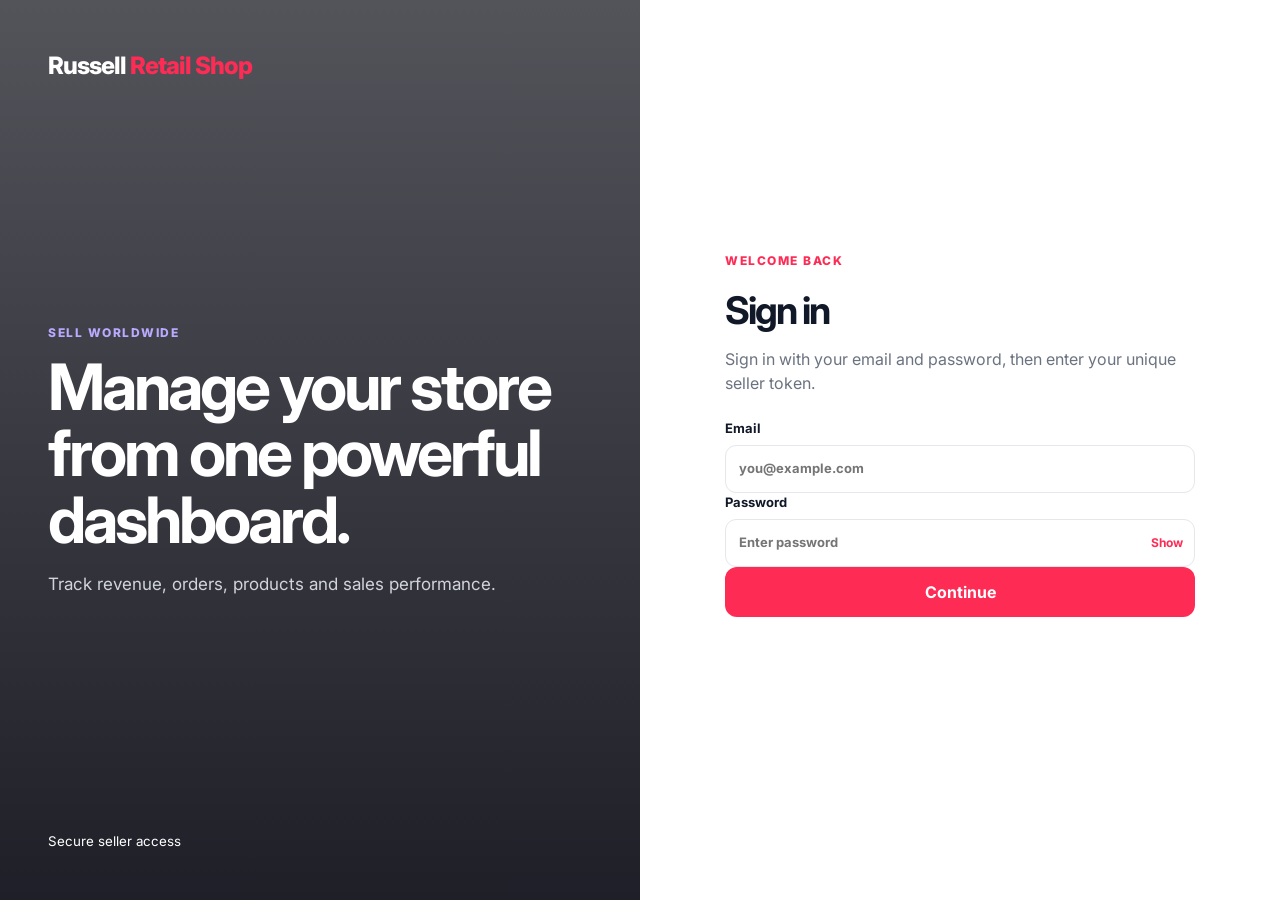
<file: index.html>
<!DOCTYPE html>
<html lang="en">
<head>
  <meta charset="UTF-8" />
  <meta name="viewport" content="width=device-width, initial-scale=1.0" />
  <title>Login | Russell Retail Shop</title>
  <link rel="preconnect" href="https://fonts.googleapis.com">
  <link rel="preconnect" href="https://fonts.gstatic.com" crossorigin>
  <link href="https://fonts.googleapis.com/css2?family=Inter:wght@400;500;600;700;800&display=swap" rel="stylesheet">
  <link rel="stylesheet" href="styles.css" />
</head>
<body class="auth-page">
  <main class="auth-layout">
    <section class="auth-visual">
      <a href="index.html" class="logo logo-light">Russell <span>Retail Shop</span></a>
      <div>
        <span class="eyebrow eyebrow-light">SELL WORLDWIDE</span>
        <h1>Manage your store from one powerful dashboard.</h1>
        <p>Track revenue, orders, products and sales performance.</p>
      </div>
      <small>Secure seller access</small>
    </section>

    <section class="auth-form-wrap">
      <div class="auth-form-card">
        <div class="auth-heading">
          <span class="eyebrow">WELCOME BACK</span>
          <h2>Sign in</h2>
          <p>Sign in with your email and password, then enter your unique seller token.</p>
        </div>

        <form id="loginForm" class="auth-form">
          <div id="credentialsStep">
          <label>
            Email
            <input type="email" id="loginEmail" placeholder="you@example.com" required />
          </label>
          <label>
            Password
            <div class="password-wrap">
              <input type="password" id="loginPassword" placeholder="Enter password" required />
              <button type="button" id="togglePassword">Show</button>
            </div>
          </label>
          <button type="button" class="btn btn-primary btn-block" id="continueToToken">Continue</button>
          </div>
          <div id="tokenStep" hidden>
          <label>
            Unique seller token
            <input type="text" id="loginToken" placeholder="Contact admin for unique Token" autocomplete="one-time-code" />
          </label>
          <button type="submit" class="btn btn-primary btn-block">Sign in</button>
          <button type="button" class="text-btn" id="backToCredentials">Back</button>
          </div>
          <p class="form-message" id="loginMessage"></p>
        </form>
      </div>
    </section>
  </main>

  <script src="access-control.js"></script>
  <script>
    const form = document.getElementById('loginForm');
    const emailInput = document.getElementById('loginEmail');
    const passwordInput = document.getElementById('loginPassword');
    const tokenInput = document.getElementById('loginToken');
    const message = document.getElementById('loginMessage');
    const toggle = document.getElementById('togglePassword');
    const credentialsStep = document.getElementById('credentialsStep');
    const tokenStep = document.getElementById('tokenStep');

    toggle.addEventListener('click', () => {
      const showing = passwordInput.type === 'text';
      passwordInput.type = showing ? 'password' : 'text';
      toggle.textContent = showing ? 'Show' : 'Hide';
    });

    document.getElementById('continueToToken').addEventListener('click', () => {
      if (!emailInput.value.trim() || !passwordInput.value) {
        form.reportValidity();
        return;
      }
      credentialsStep.hidden = true;
      tokenStep.hidden = false;
      tokenInput.required = true;
      tokenInput.focus();
      message.textContent = '';
    });

    document.getElementById('backToCredentials').addEventListener('click', () => {
      tokenStep.hidden = true;
      credentialsStep.hidden = false;
      tokenInput.required = false;
      message.textContent = '';
    });

    form.addEventListener('submit', event => {
      event.preventDefault();
      const email = emailInput.value.trim();
      const password = passwordInput.value;
      const token = tokenInput.value.trim();

      if (!email || !password || !token) {
        message.textContent = 'Please enter your email, password, and token.';
        message.className = 'form-message';
        return;
      }

      const account = findSellerAccount(email, token);
      if (!account) {
        message.textContent = 'That email and token do not match an approved seller account.';
        message.className = 'form-message';
        return;
      }

      saveSellerSession(account);

      message.textContent = 'Login successful. Opening dashboard...';
      message.className = 'form-message success';
      setTimeout(() => window.location.href = 'dashboard.html', 300);
    });
  </script>
</body>
</html>
</file>
<file: styles.css>
* {
  box-sizing: border-box;
  margin: 0;
  padding: 0;
}

:root {
  --bg: #f7f8fa;
  --surface: #ffffff;
  --text: #111827;
  --muted: #6b7280;
  --line: #e5e7eb;
  --primary: #FE2C55;
  --primary-dark: #E81E40;
  --dark: #000000;
  --success: #0f9f6e;
  --danger: #dc4c64;
  --warning: #f59e0b;
  --radius: 18px;
  --shadow: 0 20px 50px rgba(17, 24, 39, 0.08);
}

.icon {
  display: inline-flex;
  align-items: center;
  justify-content: center;
}

.icon svg {
  width: 1em;
  height: 1em;
  display: block;
}

html {
  scroll-behavior: smooth;
  width: 100%;
  overflow-x: hidden;
  -webkit-text-size-adjust: 100%;
  text-size-adjust: 100%;
}

body {
  width: 100%;
  min-height: 100dvh;
  font-family: "Inter", sans-serif;
  color: var(--text);
  background: var(--bg);
  line-height: 1.5;
  overflow-x: hidden;
  overscroll-behavior-x: none;
}

* {
  max-width: 100%;
}

button,
input,
select,
textarea {
  font: inherit;
}

button,
input,
select {
  font: inherit;
}

button,
a {
  -webkit-tap-highlight-color: transparent;
}

button {
  cursor: pointer;
}

a {
  color: inherit;
  text-decoration: none;
}

img {
  max-width: 100%;
  display: block;
}

.container {
  width: min(1180px, calc(100% - 40px));
  margin-inline: auto;
}

.topbar {
  min-height: 40px;
  padding: 8px max(20px, calc((100% - 1180px) / 2));
  display: flex;
  align-items: center;
  justify-content: space-between;
  background: var(--dark);
  color: #fff;
  font-size: 12px;
}

.topbar-actions {
  display: flex;
  gap: 8px;
}

.topbar select {
  background: transparent;
  color: #fff;
  border: 0;
  outline: none;
}

.topbar select option {
  color: #111827;
}

.site-header {
  position: sticky;
  top: 0;
  z-index: 30;
  background: rgba(255,255,255,.96);
  backdrop-filter: blur(12px);
  border-bottom: 1px solid rgba(229,231,235,.8);
}

.navbar {
  min-height: 78px;
  display: flex;
  align-items: center;
  gap: 32px;
}

.logo {
  font-size: 24px;
  font-weight: 800;
  letter-spacing: -1px;
}

.logo span {
  color: var(--primary);
}

.nav-links {
  display: flex;
  align-items: center;
  gap: 28px;
  margin: auto;
}

.nav-links a {
  color: #4b5563;
  font-size: 14px;
  font-weight: 600;
  position: relative;
  padding: 8px 2px;
  transition: color .25s ease;
}

.nav-links a::after {
  content: "";
  position: absolute;
  left: 50%;
  bottom: 0;
  width: 0;
  height: 2px;
  border-radius: 99px;
  background: var(--primary);
  transform: translateX(-50%);
  transition: width .25s ease;
}

.nav-links a:hover,
.nav-links a.active {
  color: var(--primary);
}

.nav-links a:hover::after,
.nav-links a.active::after { width: 100%; }

.nav-section-reveal { animation: nav-section-reveal .55s ease both; }

@keyframes nav-section-reveal {
  from { opacity: .35; transform: translateY(18px); }
  to { opacity: 1; transform: translateY(0); }
}

@media (prefers-reduced-motion: reduce) {
  .nav-section-reveal { animation: none; }
}

.nav-actions {
  display: flex;
  align-items: center;
  gap: 12px;
}

.icon-btn,
.cart-btn,
.mobile-menu-btn {
  border: 0;
  background: transparent;
}

.icon-btn {
  font-size: 26px;
  display: flex;
  align-items: center;
  justify-content: center;
  width: 40px;
  height: 40px;
}

.icon-btn svg {
  width: 24px;
  height: 24px;
  stroke-width: 2;
}

.login-link {
  font-size: 14px;
  font-weight: 700;
}

.cart-btn {
  background: var(--text);
  color: #fff;
  padding: 10px 14px;
  border-radius: 10px;
  font-weight: 700;
}

.cart-btn span {
  background: var(--primary);
  padding: 2px 7px;
  border-radius: 999px;
  margin-left: 6px;
}

.user-section {
  display: flex;
  align-items: center;
}

.user-menu {
  position: relative;
}

.user-profile-btn {
  display: flex;
  align-items: center;
  gap: 10px;
  background: transparent;
  border: 2px solid var(--line);
  border-radius: 20px;
  padding: 8px 14px;
  cursor: pointer;
  transition: 0.25s ease;
  font-weight: 600;
  font-size: 14px;
}

.user-profile-btn:hover {
  border-color: var(--primary);
  color: var(--primary);
}

.user-avatar {
  display: flex;
  align-items: center;
  justify-content: center;
  width: 28px;
  height: 28px;
  border-radius: 50%;
  background: linear-gradient(135deg, #FE2C55, #E81E40);
  color: white;
  font-weight: 700;
  font-size: 12px;
}

.user-name {
  max-width: 100px;
  overflow: hidden;
  text-overflow: ellipsis;
  white-space: nowrap;
}

.user-dropdown {
  position: absolute;
  top: calc(100% + 8px);
  right: 0;
  background: white;
  border: 1px solid var(--line);
  border-radius: 12px;
  overflow: hidden;
  min-width: 160px;
  box-shadow: 0 10px 30px rgba(17, 24, 39, 0.1);
  display: none;
  z-index: 1000;
}

.user-dropdown.active {
  display: flex;
  flex-direction: column;
}

.user-link {
  padding: 12px 16px;
  color: var(--text);
  text-decoration: none;
  transition: 0.2s ease;
  border-bottom: 1px solid var(--line);
  font-size: 14px;
}

.user-link:last-child {
  border-bottom: none;
}

.user-link:hover {
  background: var(--bg);
  color: var(--primary);
}

.welcome-banner {
  background: linear-gradient(135deg, #FE2C55 0%, #E81E40 100%);
  padding: 16px 0;
  margin-bottom: 0;
  position: relative;
}

.welcome-content {
  display: flex;
  align-items: center;
  justify-content: space-between;
  gap: 20px;
}

.welcome-text {
  display: flex;
  align-items: center;
  gap: 16px;
  color: white;
}

.welcome-icon {
  font-size: 28px;
  display: flex;
  align-items: center;
}

.welcome-message {
  font-weight: 600;
  font-size: 16px;
  margin: 0;
}

.welcome-message strong {
  color: white;
}

.welcome-subtitle {
  font-size: 13px;
  opacity: 0.9;
  margin: 4px 0 0 0;
}

.welcome-close {
  background: rgba(255, 255, 255, 0.2);
  color: white;
  border: none;
  width: 32px;
  height: 32px;
  border-radius: 50%;
  cursor: pointer;
  font-size: 20px;
  transition: 0.2s ease;
  display: flex;
  align-items: center;
  justify-content: center;
  flex-shrink: 0;
}

.welcome-close:hover {
  background: rgba(255, 255, 255, 0.3);
}

.mobile-menu-btn {
  display: none;
  font-size: 24px;
  align-items: center;
  justify-content: center;
  width: 44px;
  height: 44px;
  color: var(--text);
  border-radius: 10px;
  cursor: pointer;
}

.mobile-menu-btn:hover,
.mobile-menu-btn:focus-visible {
  background: var(--surface-muted);
}

.mobile-menu-btn svg {
  width: 26px;
  height: 26px;
}

.search-panel {
  display: none;
  padding-bottom: 16px;
}

.search-panel.active {
  display: block;
}

.search-panel input {
  width: 100%;
  padding: 14px 16px;
  border: 1px solid var(--line);
  border-radius: 12px;
  outline: none;
}

.hero {
  padding: 72px 0;
  background:
    radial-gradient(circle at 15% 20%, rgba(91,61,245,.12), transparent 30%),
    linear-gradient(180deg, #fff, #f7f8fa);
}

.hero-grid {
  display: grid;
  grid-template-columns: 1fr .95fr;
  align-items: center;
  gap: 64px;
}

.eyebrow {
  display: inline-block;
  color: var(--primary);
  font-size: 12px;
  letter-spacing: 1.5px;
  font-weight: 800;
  margin-bottom: 12px;
}

.hero h1 {
  font-size: clamp(44px, 6vw, 72px);
  line-height: 1.02;
  letter-spacing: -4px;
  margin-bottom: 22px;
}

.hero-copy > p {
  color: var(--muted);
  font-size: 18px;
  max-width: 620px;
}

.hero-actions {
  display: flex;
  gap: 12px;
  margin: 30px 0;
}

.btn {
  border: 0;
  padding: 13px 18px;
  border-radius: 12px;
  font-weight: 700;
  display: inline-flex;
  justify-content: center;
  align-items: center;
}

.btn-primary {
  background: var(--primary);
  color: #fff;
}

.btn-primary:hover {
  background: var(--primary-dark);
}

.btn-secondary {
  background: #fff;
  border: 1px solid var(--line);
}

.btn-block {
  width: 100%;
}

.hero-stats {
  display: flex;
  gap: 32px;
  margin-top: 34px;
}

.hero-stats div {
  display: flex;
  flex-direction: column;
}

.hero-stats strong {
  font-size: 20px;
}

.hero-stats span {
  color: var(--muted);
  font-size: 12px;
}

.hero-card {
  position: relative;
  border-radius: 28px;
  overflow: hidden;
  box-shadow: var(--shadow);
  min-height: 520px;
  background: #ddd;
}

.hero-card img {
  width: 100%;
  height: 100%;
  min-height: 520px;
  object-fit: cover;
}

.hero-badge {
  position: absolute;
  top: 20px;
  left: 20px;
  z-index: 2;
  background: #fff;
  padding: 10px 14px;
  border-radius: 999px;
  font-size: 13px;
  font-weight: 800;
}

.floating-card {
  position: absolute;
  right: 20px;
  bottom: 20px;
  background: rgba(17,17,27,.9);
  backdrop-filter: blur(10px);
  color: #fff;
  border-radius: 16px;
  padding: 14px 18px;
  display: flex;
  flex-direction: column;
}

.floating-card span {
  color: #d1d5db;
  font-size: 11px;
}

.trust-strip {
  background: #fff;
  border-block: 1px solid var(--line);
}

.trust-grid {
  display: grid;
  grid-template-columns: repeat(4,1fr);
}

.trust-grid > div {
  padding: 28px 20px;
  display: grid;
  grid-template-columns: auto 1fr;
  column-gap: 12px;
}

.trust-grid > div:not(:last-child) {
  border-right: 1px solid var(--line);
}

.trust-grid span {
  grid-row: span 2;
  font-size: 22px;
  color: var(--primary);
}

.trust-grid strong {
  font-size: 14px;
}

.trust-grid small {
  color: var(--muted);
}

.section {
  padding-block: 84px;
}

.section-heading {
  display: flex;
  justify-content: space-between;
  align-items: end;
  gap: 30px;
  margin-bottom: 34px;
}

.section-heading h2,
.section-heading h1,
.newsletter h2 {
  font-size: clamp(30px,4vw,44px);
  letter-spacing: -2px;
}

.section-heading > p {
  color: var(--muted);
  max-width: 480px;
}

.category-grid {
  display: grid;
  grid-template-columns: repeat(auto-fit, minmax(200px, 1fr));
  gap: 16px;
}

.category-card {
  border: 1px solid var(--line);
  background: #fff;
  padding: 26px;
  border-radius: var(--radius);
  text-align: left;
  transition: .25s ease;
}

.category-card:hover {
  transform: translateY(-5px);
  border-color: var(--primary);
  box-shadow: var(--shadow);
}

.category-icon {
  display: grid;
  place-items: center;
  width: 50px;
  height: 50px;
  background: #f1efff;
  border-radius: 14px;
  font-size: 24px;
  margin-bottom: 18px;
}

.category-icon svg {
  width: 28px;
  height: 28px;
  color: var(--primary);
  stroke-width: 1.5;
}

.category-card strong,
.category-card small {
  display: block;
}

.category-card small {
  color: var(--muted);
  margin-top: 4px;
}

.products-section {
  background: #fff;
}

.seller-showcase {
  background: #f7f8fa;
}

.resale-showcase {
  background: #fff4f7;
}

.seller-grid {
  display: grid;
  grid-template-columns: repeat(6, 1fr);
  gap: 14px;
}

.seller-card {
  background: #fff;
  border: 1px solid var(--line);
  border-radius: 16px;
  padding: 18px 14px;
  text-align: center;
}

.seller-rank {
  display: inline-grid;
  place-items: center;
  width: 27px;
  height: 27px;
  border-radius: 50%;
  background: #f1efff;
  color: var(--primary);
  font-size: 11px;
  font-weight: 800;
}

.seller-avatar {
  display: grid;
  place-items: center;
  width: 52px;
  height: 52px;
  margin: 10px auto;
  border-radius: 50%;
  background: var(--text);
  color: #fff;
  font-size: 17px;
  font-weight: 800;
}

.seller-card strong,
.seller-card small {
  display: block;
}

.seller-card small {
  color: var(--muted);
  margin-top: 5px;
  font-size: 11px;
}

.seller-card b {
  display: block;
  color: var(--primary);
  font-size: 14px;
  margin-top: 9px;
}

@media (max-width: 980px) {
  .seller-grid { grid-template-columns: repeat(3, 1fr); }
}

@media (max-width: 560px) {
  .seller-grid { grid-template-columns: repeat(2, 1fr); }
}

.filter-row {
  display: flex;
  flex-wrap: wrap;
  gap: 8px;
}

.filter-btn {
  border: 1px solid var(--line);
  background: #fff;
  border-radius: 999px;
  padding: 8px 12px;
  font-size: 12px;
  font-weight: 700;
}

.filter-btn.active {
  background: var(--text);
  color: #fff;
  border-color: var(--text);
}

.product-grid {
  display: grid;
  grid-template-columns: repeat(4,1fr);
  gap: 22px;
}

.product-card {
  background: #fff;
  border: 1px solid var(--line);
  border-radius: 18px;
  overflow: hidden;
  transition: .25s ease;
}

.product-card:hover {
  transform: translateY(-4px);
  box-shadow: var(--shadow);
}

.product-image {
  aspect-ratio: 1 / .85;
  background: #f3f4f6;
  position: relative;
  overflow: hidden;
}

.product-image img {
  width: 100%;
  height: 100%;
  object-fit: contain;
  padding: 10px;
}

.product-badge {
  position: absolute;
  left: 12px;
  top: 12px;
  background: var(--primary);
  color: #fff;
  padding: 5px 9px;
  border-radius: 999px;
  font-size: 10px;
  font-weight: 800;
}

.wishlist-btn {
  position: absolute;
  right: 12px;
  top: 12px;
  width: 34px;
  height: 34px;
  border-radius: 50%;
  border: 0;
  background: rgba(255,255,255,.92);
  font-size: 17px;
}

.product-content {
  padding: 18px;
}

.product-category {
  color: var(--primary);
  text-transform: uppercase;
  font-size: 10px;
  font-weight: 800;
  letter-spacing: 1px;
}

.product-content h3 {
  margin: 7px 0;
  font-size: 16px;
}

.rating {
  color: var(--warning);
  font-size: 13px;
}

.rating span {
  color: var(--muted);
}

.product-bottom {
  display: flex;
  align-items: center;
  justify-content: space-between;
  margin-top: 14px;
}

.product-price {
  font-size: 18px;
  font-weight: 800;
}

.product-price del, .details-price del { color: var(--muted); font-size: .78em; font-weight: 500; margin-right: 4px; }
.product-price strong, .details-price { color: #16834b; }

.add-cart-btn {
  border: 0;
  background: var(--text);
  color: #fff;
  width: 38px;
  height: 38px;
  border-radius: 11px;
  font-size: 20px;
}

.empty-state {
  display: none;
  text-align: center;
  padding: 60px 20px;
}

.empty-state p {
  color: var(--muted);
}

.details-card { position: relative; max-width: 760px; }
.details-close { position: absolute; right: 18px; top: 12px; border: 0; background: #fff; font-size: 30px; z-index: 1; }
#productDetailsContent { display: grid; grid-template-columns: 1fr 1fr; gap: 26px; align-items: center; }
.details-image { width: 100%; aspect-ratio: 1; object-fit: contain; padding: 10px; background: #f3f4f6; border-radius: 14px; }
.details-copy h2 { margin: 8px 0; }
.details-copy p { color: var(--muted); line-height: 1.6; }
.details-price { display: block; font-size: 24px; margin: 18px 0 8px; }
.bulk-note { font-size: 13px; color: var(--primary) !important; font-weight: 700; }
.quantity-label { display: grid; gap: 7px; font-weight: 700; margin: 18px 0; }
.quantity-label input { width: 100%; padding: 12px; border: 1px solid var(--line); border-radius: 10px; font: inherit; }

.promo-grid {
  display: grid;
  grid-template-columns: repeat(auto-fit, minmax(300px, 1fr));
  gap: 22px;
}

.promo-card {
  min-height: 300px;
  border-radius: 26px;
  padding: 42px;
  display: flex;
  align-items: center;
  overflow: hidden;
  position: relative;
}

.promo-card span {
  font-size: 11px;
  letter-spacing: 1px;
  font-weight: 800;
}

.promo-card h3 {
  font-size: 32px;
  margin: 12px 0;
}

.promo-card p {
  max-width: 390px;
  margin-bottom: 18px;
}

.promo-card a {
  font-weight: 800;
}

.promo-dark {
  color: #fff;
  background:
    linear-gradient(90deg,rgba(17,17,27,.98),rgba(17,17,27,.65)),
    url("https://images.unsplash.com/photo-1498049794561-7780e7231661?auto=format&fit=crop&w=1000&q=80") center/cover;
}

.promo-light {
  background:
    linear-gradient(90deg,rgba(255,244,248,.98),rgba(255,244,248,.5)),
    url("https://images.unsplash.com/photo-1596462502278-27bfdc403348?auto=format&fit=crop&w=1000&q=80") center/cover;
}

.newsletter {
  background: var(--dark);
  color: #fff;
  border-radius: 28px;
  padding: 54px;
  display: flex;
  justify-content: space-between;
  align-items: center;
  gap: 40px;
}

.newsletter p {
  color: #c4c7cf;
  margin-top: 10px;
}

.newsletter form {
  display: flex;
  gap: 10px;
  width: min(480px,100%);
}

.newsletter input {
  flex: 1;
  min-width: 0;
  border: 0;
  border-radius: 12px;
  padding: 14px;
  outline: none;
}

.footer {
  background: #fff;
  border-top: 1px solid var(--line);
  padding: 60px 0 24px;
}

.footer-grid {
  display: grid;
  grid-template-columns: 1.7fr repeat(3,1fr);
  gap: 40px;
}

.footer-logo {
  display: inline-block;
  margin-bottom: 10px;
}

.footer p {
  color: var(--muted);
}

.footer h4 {
  margin-bottom: 14px;
}

.footer-grid div:not(:first-child) {
  display: flex;
  flex-direction: column;
  gap: 10px;
  font-size: 14px;
  color: var(--muted);
}

.footer-bottom {
  margin-top: 48px;
  padding-top: 20px;
  border-top: 1px solid var(--line);
  display: flex;
  justify-content: space-between;
  font-size: 13px;
}

.cart-drawer {
  position: fixed;
  right: -430px;
  top: 0;
  width: min(420px,100%);
  height: 100dvh;
  background: #fff;
  z-index: 60;
  box-shadow: -20px 0 60px rgba(0,0,0,.15);
  display: flex;
  flex-direction: column;
  transition: .3s ease;
}

.cart-drawer.active {
  right: 0;
}

.overlay,
.dashboard-overlay {
  position: fixed;
  inset: 0;
  background: rgba(17,24,39,.46);
  z-index: 50;
  display: none;
}

.overlay.active,
.dashboard-overlay.active {
  display: block;
}

.cart-header,
.cart-footer {
  padding: 22px;
  border-bottom: 1px solid var(--line);
}

.cart-header {
  display: flex;
  justify-content: space-between;
}

.cart-header p {
  color: var(--muted);
  font-size: 13px;
}

.close-btn {
  border: 0;
  background: transparent;
  font-size: 30px;
}

.cart-items {
  flex: 1;
  overflow: auto;
  padding: 18px;
}

.cart-item {
  display: grid;
  grid-template-columns: 68px 1fr auto;
  gap: 12px;
  padding: 12px 0;
  border-bottom: 1px solid var(--line);
}

.cart-item img {
  width: 68px;
  height: 68px;
  border-radius: 10px;
  object-fit: contain;
  background: #f3f4f6;
}

.cart-item h4 {
  font-size: 13px;
}

.cart-item small {
  color: var(--muted);
}

.qty-controls {
  display: flex;
  gap: 7px;
  align-items: center;
  margin-top: 7px;
}

.qty-controls button {
  width: 24px;
  height: 24px;
  border: 1px solid var(--line);
  background: #fff;
  border-radius: 6px;
}

.remove-item {
  border: 0;
  background: transparent;
  color: var(--danger);
  font-size: 12px;
}

.cart-total {
  display: flex;
  justify-content: space-between;
  margin-bottom: 14px;
}

.empty-cart {
  text-align: center;
  padding: 60px 10px;
  color: var(--muted);
}

.toast {
  position: fixed;
  bottom: 24px;
  left: 50%;
  transform: translate(-50%,30px);
  opacity: 0;
  background: var(--dark);
  color: #fff;
  padding: 12px 18px;
  border-radius: 12px;
  z-index: 100;
  transition: .25s;
  pointer-events: none;
  font-size: 13px;
}

.toast.show {
  opacity: 1;
  transform: translate(-50%,0);
}

.toast.checkout-toast {
  width: min(92vw, 520px);
  padding: 18px 24px;
  border: 2px solid #fff;
  background: #a62b1f;
  box-shadow: 0 14px 36px rgba(103, 19, 13, .35);
  font-size: 16px;
  font-weight: 800;
  line-height: 1.45;
  text-align: center;
}

/* Auth */
.auth-page {
  background: #fff;
}

.auth-layout {
  min-height: 100dvh;
  display: grid;
  grid-template-columns: 1fr 1fr;
}

.auth-visual {
  padding: 48px;
  background:
    linear-gradient(180deg,rgba(17,17,27,.72),rgba(17,17,27,.94)),
    url("https://images.unsplash.com/photo-1556742049-0cfed4f6a45d?auto=format&fit=crop&w=1200&q=80") center/cover;
  color: #fff;
  display: flex;
  flex-direction: column;
  justify-content: space-between;
}

.logo-light {
  color: #fff;
}

.eyebrow-light {
  color: #b9aaff;
}

.auth-visual h1 {
  font-size: clamp(40px,5vw,68px);
  max-width: 650px;
  line-height: 1.04;
  letter-spacing: -3px;
}

.auth-visual p {
  color: #d1d5db;
  max-width: 580px;
  margin-top: 18px;
  font-size: 17px;
}

.auth-form-wrap {
  display: grid;
  place-items: center;
  padding: 40px;
}

.auth-form-card {
  width: min(470px,100%);
}

.back-link {
  color: var(--muted);
  font-size: 13px;
  font-weight: 600;
}

/* Prevent background scrolling when overlays or sidebars are open */
.no-scroll {
  overflow: hidden !important;
  /* Avoid fixing body position here to prevent layout shift when scrollbars disappear on mobile. */
}

/* Improve touch responsiveness on interactive elements */
button,
a,
.sidebar-nav a,
.sidebar-toggle,
.sidebar-close {
  touch-action: manipulation;
  -webkit-tap-highlight-color: transparent;
}

.auth-tabs {
  display: flex;
  gap: 8px;
  margin-bottom: 32px;
  border-bottom: 2px solid var(--line);
}

.auth-tab {
  flex: 1;
  padding: 14px 0;
  border: none;
  background: transparent;
  color: var(--muted);
  font-weight: 600;
  font-size: 14px;
  cursor: pointer;
  border-bottom: 3px solid transparent;
  margin-bottom: -2px;
  transition: 0.25s ease;
}

.auth-tab.active {
  color: var(--primary);
  border-bottom-color: var(--primary);
}

.auth-tab:hover:not(.active) {
  color: var(--text);
}

.auth-tab-content {
  display: none;
}

.auth-tab-content.active {
  display: block;
  animation: fadeIn 0.3s ease;
}

@keyframes fadeIn {
  from {
    opacity: 0;
    transform: translateY(-10px);
  }
  to {
    opacity: 1;
    transform: translateY(0);
  }
}

.auth-heading {
  margin: 0 0 24px;
}

.auth-heading h2 {
  font-size: 38px;
  letter-spacing: -2px;
}

.auth-heading p {
  color: var(--muted);
  margin-top: 8px;
}

.demo-box {
  background: #f1efff;
  border: 1px solid #dcd5ff;
  border-radius: 14px;
  padding: 14px;
  display: flex;
  flex-direction: column;
  color: #4c3aa8;
  margin-bottom: 22px;
  font-size: 13px;
}

.auth-form {
  display: grid;
  gap: 17px;
}

.auth-form label,
.modal-form label {
  display: grid;
  gap: 7px;
  font-size: 13px;
  font-weight: 700;
}

.auth-form input,
.modal-form input,
.modal-form select,
.toolbar-actions select {
  width: 100%;
  border: 1px solid var(--line);
  border-radius: 11px;
  padding: 13px;
  outline: none;
  background: #fff;
}

.password-wrap {
  position: relative;
}

.password-wrap button {
  position: absolute;
  right: 12px;
  top: 50%;
  transform: translateY(-50%);
  border: 0;
  background: transparent;
  color: var(--primary);
  font-size: 12px;
  font-weight: 700;
}

.form-row {
  display: flex;
  justify-content: space-between;
  font-size: 12px;
}

.checkbox-label {
  display: flex !important;
  grid-template-columns: auto 1fr;
  align-items: center;
}

.checkbox-label input {
  width: auto;
}

.form-row a {
  color: var(--primary);
  font-weight: 700;
}

.form-message {
  text-align: center;
  min-height: 20px;
  font-size: 13px;
}

.form-message.success { color: var(--success); }
.form-message.error { color: var(--danger); }

/* Dashboard */
.dashboard-body {
  background: #f4f5f7;
  overflow-x: hidden;
}

.dashboard-shell {
  min-height: 100dvh;
}

.sidebar {
  position: fixed;
  inset: 0 auto 0 0;
  width: 270px;
  background: var(--dark);
  color: #fff;
  padding: 26px 18px;
  display: flex;
  flex-direction: column;
  z-index: 90;
  -webkit-overflow-scrolling: touch;
}

.sidebar-top {
  display: flex;
  align-items: center;
  justify-content: space-between;
  padding: 0 10px 24px;
}

.sidebar-close {
  display: none;
  border: 0;
  background: transparent;
  color: #fff;
  font-size: 26px;
}

.sidebar-nav {
  display: grid;
  gap: 6px;
}

.sidebar-nav a {
  display: flex;
  align-items: center;
  gap: 12px;
  padding: 12px 14px;
  border-radius: 11px;
  color: #b7bbc5;
  font-size: 14px;
  font-weight: 600;
}

.sidebar-nav a:hover,
.sidebar-nav a.active {
  background: #272735;
  color: #fff;
}

.sidebar-nav a span {
  font-size: 17px;
  display: flex;
  align-items: center;
  justify-content: center;
  width: 24px;
  height: 24px;
}

.sidebar-nav a span svg {
  width: 20px;
  height: 20px;
  stroke-width: 1.5;
}

.sidebar-nav a small {
  margin-left: auto;
  background: var(--primary);
  color: #fff;
  border-radius: 999px;
  padding: 2px 7px;
}

.sidebar-promo {
  margin-top: auto;
  background: linear-gradient(145deg,#4d32d5,#765cfb);
  padding: 18px;
  border-radius: 16px;
}

.sidebar-promo p {
  color: #ded8ff;
  font-size: 12px;
  margin: 8px 0 14px;
}

.sidebar-promo button {
  border: 0;
  background: #fff;
  color: var(--primary);
  border-radius: 8px;
  padding: 8px 10px;
  font-weight: 700;
  font-size: 12px;
}

.logout-btn {
  border: 0;
  background: transparent;
  color: #b7bbc5;
  text-align: left;
  padding: 18px 12px 0;
  font-weight: 600;
  display: flex;
  align-items: center;
  gap: 8px;
}

.logout-btn svg {
  width: 20px;
  height: 20px;
  stroke-width: 1.5;
}

.dashboard-main {
  margin-left: 270px;
}

.dashboard-header {
  height: 84px;
  padding: 0 30px;
  border-bottom: 1px solid var(--line);
  background: #fff;
  display: flex;
  align-items: center;
  justify-content: space-between;
  position: sticky;
  top: 0;
  z-index: 20;
}

.header-left {
  display: flex;
  align-items: center;
  gap: 15px;
}

.header-left h1 {
  font-size: 20px;
}

.header-left p {
  top: 0;
  z-index: 200; /* ensure header stays above overlays on mobile */
}

.sidebar-toggle {
  display: none;
  border: 0;
  background: #FE2C55;;
  font-size: 24px;
  padding: 8px;
  width: 40px;
  height: 40px;
  z-index: 190;
  justify-content: center;
  z-index: 210; /* keep toggle clickable above sidebar/overlays */
}

.sidebar-toggle svg {
  width: 24px;
  height: 24px;
  stroke-width: 2;
}


.dashboard-actions {
  display: flex;
  align-items: center;
  gap: 20px;
  position: relative;
}

.notification-btn {
  border: 1px solid var(--line);
  background: #fff;
  width: 40px;
  height: 40px;
  border-radius: 11px;
  position: relative;
  display: flex;
  align-items: center;
  justify-content: center;
}

.notification-btn svg {
  width: 20px;
  height: 20px;
  color: var(--text);
  stroke-width: 2;
}

.notification-btn span {
  width: 7px;
  height: 7px;
  border-radius: 50%;
  background: var(--danger);
  position: absolute;
  right: 8px;
  top: 7px;
}

.notifications-panel {
  background: #fff;
  border: 1px solid var(--line);
  border-radius: 14px;
  box-shadow: 0 16px 34px rgba(15, 23, 42, .14);
  padding: 16px;
  position: absolute;
  right: 74px;
  top: 58px;
  width: 300px;
  z-index: 20;
}

.notification-item {
  border-top: 1px solid var(--line);
  margin-top: 12px;
  padding-top: 12px;
}

.notification-item.unread {
  border-left: 3px solid var(--primary);
  padding-left: 9px;
}

.notification-item p,
.notification-item small,
.notification-empty {
  color: var(--muted);
  display: block;
  font-size: 12px;
  margin: 4px 0 0;
}

.profile-chip {
  display: flex;
  align-items: center;
  gap: 10px;
}

.avatar {
  width: 40px;
  height: 40px;
  border-radius: 12px;
  background: #e6e0ff;
  color: var(--primary);
  display: grid;
  place-items: center;
  font-weight: 800;
}

.profile-chip div:last-child {
  display: flex;
  flex-direction: column;
}

.profile-chip strong {
  font-size: 13px;
}

.profile-chip small {
  color: var(--muted);
}

.dashboard-content {
  padding: 30px;
}

.dashboard-toolbar {
  display: flex;
  justify-content: space-between;
  align-items: end;
  margin-bottom: 24px;
}

.dashboard-toolbar h2 {
  font-size: 30px;
  letter-spacing: -1px;
}

.toolbar-actions {
  display: flex;
  gap: 10px;
}

.toolbar-actions select {
  width: auto;
}

.metric-grid {
  display: grid;
  grid-template-columns: repeat(4,1fr);
  gap: 16px;
}

.metric-card,
.dashboard-card {
  background: #fff;
  border: 1px solid var(--line);
  border-radius: 16px;
}

.metric-card {
  padding: 20px;
}

.metric-top {
  display: flex;
  justify-content: space-between;
  align-items: center;
}

.metric-icon {
  width: 42px;
  height: 42px;
  display: grid;
  place-items: center;
  background: #f1efff;
  border-radius: 12px;
  font-size: 20px;
}

.metric-icon svg {
  width: 24px;
  height: 24px;
  color: var(--primary);
  stroke-width: 1.5;
}

.metric-top small {
  font-weight: 800;
}

.positive { color: var(--success); }
.negative { color: var(--danger); }

.metric-card p {
  color: var(--muted);
  font-size: 13px;
  margin-top: 18px;
}

.metric-card h3 {
  font-size: 29px;
  letter-spacing: -1px;
  margin: 3px 0;
}

.metric-card > span {
  color: #9ca3af;
  font-size: 11px;
}

.dashboard-grid-main {
  display: grid;
  grid-template-columns: 1.6fr 1fr;
  gap: 16px;
  margin-top: 16px;
}

.metric-grid > *,
.dashboard-grid-main > *,
.dashboard-grid-bottom > * {
  min-width: 0;
}

.dashboard-card {
  padding: 20px;
}

.card-heading {
  display: flex;
  justify-content: space-between;
  align-items: start;
  margin-bottom: 20px;
}

.card-heading h3 {
  font-size: 16px;
}

.card-heading p {
  font-size: 12px;
  color: var(--muted);
}

.chart-legend {
  font-size: 11px;
  color: var(--muted);
  display: flex;
  align-items: center;
  gap: 7px;
}

.chart-legend span {
  width: 9px;
  height: 9px;
  border-radius: 50%;
  background: var(--primary);
}

.chart-wrap {
  display: grid;
  grid-template-columns: 40px 1fr;
  height: 260px;
}

.y-axis {
  display: flex;
  flex-direction: column;
  justify-content: space-between;
  color: #9ca3af;
  font-size: 10px;
  padding-bottom: 20px;
}

.bar-chart {
  display: flex;
  align-items: flex-end;
  justify-content: space-around;
  gap: 10px;
  border-left: 1px solid var(--line);
  border-bottom: 1px solid var(--line);
  padding: 20px 12px 0;
  background: repeating-linear-gradient(
    to bottom,
    transparent,
    transparent 58px,
    #f1f2f4 59px
  );
}

.bar-group {
  height: 100%;
  flex: 1;
  display: flex;
  flex-direction: column;
  justify-content: flex-end;
  align-items: center;
  gap: 8px;
}

.bar {
  width: min(32px,80%);
  background: linear-gradient(180deg,#765cfb,#4d32d5);
  border-radius: 8px 8px 2px 2px;
  transition: .3s;
}

.bar:hover {
  opacity: .8;
}

.bar-group small {
  font-size: 10px;
  color: var(--muted);
}

.country-list {
  display: grid;
  gap: 18px;
}

.country-row {
  display: grid;
  grid-template-columns: 1fr auto;
  align-items: center;
  gap: 16px;
}

.country-row > div {
  display: flex;
  align-items: center;
  gap: 10px;
}

.country-row > div:last-child {
  align-items: flex-end;
  flex-direction: column;
}

.country-row strong {
  font-size: 12px;
}

.country-row small {
  color: var(--muted);
  display: block;
  font-size: 10px;
}

.flag {
  font-size: 24px;
  align-items: center;
  display: inline-flex;
  height: 32px;
  justify-content: center;
  overflow: hidden;
  width: 42px;
}

.flag img {
  display: block;
  height: 28px;
  object-fit: cover;
  width: 42px;
}

.country-select-wrap {
  align-items: center;
  display: flex;
  gap: 7px;
}

.country-select-flag {
  border-radius: 3px;
  height: 20px;
  object-fit: cover;
  width: 30px;
}

.progress {
  width: 90px;
  height: 4px;
  background: #eee;
  border-radius: 999px;
  overflow: hidden;
}

.progress i {
  display: block;
  height: 100%;
  background: var(--primary);
}

.text-btn {
  border: 0;
  background: transparent;
  color: var(--primary);
  font-size: 12px;
  font-weight: 800;
}

.dashboard-grid-bottom {
  display: grid;
  grid-template-columns: 1.55fr .75fr;
  gap: 16px;
  margin-top: 16px;
}

.table-wrap {
  max-width: 100%;
  min-width: 0;
  overflow-x: auto;
  overscroll-behavior-x: contain;
  -webkit-overflow-scrolling: touch;
}

table {
  width: 100%;
  border-collapse: collapse;
  min-width: 700px;
}

th,
td {
  padding: 13px 10px;
  border-bottom: 1px solid var(--line);
  text-align: left;
  font-size: 12px;
}

th {
  color: var(--muted);
  font-size: 10px;
  text-transform: uppercase;
}

.status {
  padding: 5px 8px;
  border-radius: 999px;
  font-size: 10px;
  font-weight: 800;
}

.status.completed { color: #0f7f5e; background: #e7f8f2; }
.status.processing { color: #a25a00; background: #fff2dc; }
.status.shipped { color: #3858b8; background: #e9efff; }

.top-product {
  display: grid;
  grid-template-columns: 48px 1fr auto;
  gap: 10px;
  align-items: center;
  padding: 10px 0;
  border-bottom: 1px solid var(--line);
}

.top-product img {
  width: 48px;
  height: 48px;
  object-fit: cover;
  border-radius: 10px;
}

.top-product strong {
  font-size: 12px;
}

.top-product small {
  display: block;
  color: var(--muted);
  font-size: 10px;
}

.listing-action {
  min-width: 88px;
  min-height: 36px;
  border: 1px solid var(--line);
  border-radius: 8px;
  background: #fff;
  color: var(--text);
  cursor: pointer;
  display: inline-flex;
  align-items: center;
  justify-content: center;
  font-size: 11px;
  padding: 7px 9px;
  white-space: nowrap;
}

.listing-action-danger { color: #b42318; }

.analytics-panel {
  margin-top: 16px;
}

.payments-panel {
  margin-top: 16px;
}

.payment-card-mini {
  background: linear-gradient(135deg, #fff7f9 0%, #fff 100%);
  border: 1px solid #ffe0e8;
  border-radius: 16px;
  padding: 20px;
  display: grid;
  gap: 14px;
}

.payment-brand {
  display: flex;
  align-items: center;
  gap: 12px;
}

.payment-icon {
  width: 44px;
  height: 44px;
  border-radius: 12px;
  background: var(--primary);
  color: #fff;
  display: grid;
  place-items: center;
  font-weight: 800;
  font-size: 22px;
}

.payment-brand strong {
  font-size: 15px;
}

.payment-brand p {
  font-size: 12px;
  color: var(--muted);
}

.payment-details {
  background: #fff;
  border: 1px solid var(--line);
  border-radius: 12px;
  padding: 14px;
  display: flex;
  justify-content: space-between;
  align-items: center;
  gap: 10px;
}

.payment-details span {
  color: var(--muted);
  font-size: 12px;
}

.payment-details strong {
  font-size: 16px;
  color: var(--primary);
}

.payment-note {
  background: #fff5f7;
  border-radius: 12px;
  padding: 12px 14px;
}

.payment-note p {
  color: #8d2f4c;
  font-size: 12px;
}

.analytics-period {
  color: rgb(79, 70, 229);
  background: rgb(238, 236, 255);
  border-radius: 999px;
  font-size: 11px;
  font-weight: 800;
  padding: 7px 10px;
}

.analytics-summary {
  display: grid;
  grid-template-columns: repeat(3, 1fr);
  gap: 12px;
  margin-bottom: 18px;
}

.analytics-summary > div {
  background: rgb(247, 248, 255);
  border: 1px solid rgb(226, 232, 255);
  border-radius: 12px;
  padding: 14px;
}

.analytics-summary span {
  color: rgb(100, 116, 139);
  display: block;
  font-size: 11px;
  font-weight: 700;
  margin-bottom: 5px;
}

.analytics-summary strong {
  color: rgb(30, 41, 59);
  font-size: 18px;
}

.line-chart-shell {
  background: linear-gradient(135deg, rgb(249, 250, 255), rgb(255, 255, 255));
  border: 1px solid rgb(226, 232, 255);
  border-radius: 14px;
  overflow: hidden;
  padding: 10px;
}

.analytics-line-chart {
  display: block;
  height: auto;
  min-height: 260px;
  width: 100%;
}

.analytics-grid-line {
  stroke: rgb(226, 232, 240);
  stroke-width: 1;
}

.analytics-axis-label {
  fill: rgb(100, 116, 139);
  font-family: Inter, sans-serif;
  font-size: 11px;
}

.analytics-area {
  fill: url(#analyticsAreaFill);
}

.analytics-trend-line {
  fill: none;
  stroke: rgb(79, 70, 229);
  stroke-linecap: round;
  stroke-linejoin: round;
  stroke-width: 4;
}

.analytics-point {
  fill: rgb(236, 72, 153);
  stroke: rgb(255, 255, 255);
  stroke-width: 3;
}

.modal {
  position: fixed;
  inset: 0;
  background: rgba(17,24,39,.5);
  z-index: 100;
  display: none;
  place-items: center;
  padding: 20px;
}

.modal.active {
  display: grid;
}

.modal-card {
  width: min(560px,100%);
  background: #fff;
  border-radius: 20px;
  padding: 24px;
}

.modal-header {
  display: flex;
  justify-content: space-between;
  align-items: start;
  margin-bottom: 22px;
}

.modal-header button {
  border: 0;
  background: transparent;
  font-size: 28px;
}

.modal-form {
  display: grid;
  gap: 16px;
}

.payment-card {
  max-width: 480px;
  max-height: min(720px, calc(100vh - 32px));
  overflow-y: auto;
}

.payment-summary {
  display: flex;
  justify-content: space-between;
  align-items: center;
  padding: 14px 16px;
  margin-bottom: 18px;
  border-radius: 12px;
  background: #f7f8fa;
}

.payment-summary strong {
  font-size: 20px;
}

.payment-note {
  margin: 0;
  color: var(--muted);
  font-size: 12px;
  line-height: 1.5;
}

.crypto-address-row { display: flex; gap: 8px; align-items: center; }
.crypto-address-row code { flex: 1; overflow: hidden; text-overflow: ellipsis; white-space: nowrap; padding: 11px 12px; border: 1px solid var(--line); border-radius: 10px; background: var(--surface-muted); }
.copy-address-btn { white-space: nowrap; }
.upload-preview { display: flex; align-items: center; gap: 10px; padding: 8px; border: 1px solid var(--line); border-radius: 10px; font-size: .85rem; }
.upload-preview img { width: 58px; height: 58px; object-fit: cover; border-radius: 7px; }

.form-grid {
  display: grid;
  grid-template-columns: 1fr 1fr;
  gap: 14px;
}

@media (max-width: 1050px) {
  .product-grid,
  .category-grid {
    grid-template-columns: repeat(3,1fr);
  }
  .metric-grid {
    grid-template-columns: repeat(2,1fr);
  }
  .dashboard-grid-main,
  .dashboard-grid-bottom {
    grid-template-columns: 1fr;
  }
}

@media (max-width: 600px) {
  #productDetailsContent { grid-template-columns: 1fr; }
  .details-image { max-height: 260px; }
}

@media (max-width: 820px) {
  .dashboard-main,
  .dashboard-header,
  .dashboard-content {
    min-width: 0;
    max-width: 100%;
  }

  .navbar {
    position: relative;
  }

  .mobile-menu-btn {
    display: flex;
    order: 2;
    margin-left: auto;
  }

  .nav-actions {
    order: 3;
  }

  .nav-links {
    display: none;
    position: absolute;
    z-index: 40;
    top: calc(100% + 6px);
    left: 0;
    right: 0;
    max-height: calc(100dvh - 90px);
    margin: 0;
    padding: 8px;
    border-radius: 14px;
    background: #fff;
    border: 1px solid var(--line);
    box-shadow: var(--shadow);
    flex-direction: column;
    align-items: flex-start;
    gap: 2px;
    overflow-y: auto;
  }

  .nav-links.active {
    display: flex;
  }

  .nav-links a {
    width: 100%;
    padding: 12px 14px;
    border-radius: 9px;
  }

  .nav-links a::after {
    display: none;
  }

  .nav-links a:hover,
  .nav-links a.active {
    background: var(--surface-muted);
  }

  .hero-grid,
  .promo-grid,
  .auth-layout {
    grid-template-columns: 1fr;
  }

  .hero-card,
  .hero-card img {
    min-height: 420px;
  }

  .trust-grid {
    grid-template-columns: repeat(2,1fr);
  }

  .trust-grid > div:nth-child(2) {
    border-right: 0;
  }

  .trust-grid > div:nth-child(-n+2) {
    border-bottom: 1px solid var(--line);
  }

  .newsletter {
    flex-direction: column;
    align-items: flex-start;
  }

  .auth-visual {
    min-height: 420px;
  }

  .sidebar {
    width: min(86vw, 320px);
    padding: 20px 16px;
    transform: translateX(-100%);
    transition: .3s;
    overflow-y: auto;
  }

  .sidebar.active {
    transform: translateX(0);
  }

  .sidebar-close {
    display: block;
  }

  .sidebar-toggle {
    display: flex !important;
  }

  .dashboard-main {
    margin-left: 0;
  }
}

@media (max-width: 650px) {
  .container {
    width: min(100% - 24px,1180px);
  }

  .topbar p {
    display: none;
  }

  .topbar {
    justify-content: flex-end;
  }

  .navbar {
    min-height: 64px;
    gap: 12px;
  }

  .logo {
    font-size: 21px;
  }

  .nav-actions {
    gap: 4px;
  }

  .cart-btn {
    padding: 9px 10px;
    font-size: 13px;
  }

  .cart-btn span {
    padding: 2px 6px;
    margin-left: 3px;
  }

  .login-link,
  .icon-btn {
    display: none;
  }

  .shop-now-link {
    display: none;
  }

  .hero {
    padding: 48px 0;
  }

  .hero h1 {
    letter-spacing: -2.5px;
  }

  .hero-actions,
  .newsletter form,
  .dashboard-toolbar,
  .toolbar-actions {
    flex-direction: column;
    align-items: stretch;
  }

  .hero-actions .btn {
    width: 100%;
  }

  .hero-stats {
    justify-content: space-between;
    gap: 14px;
  }

  .category-grid,
  .product-grid {
    grid-template-columns: repeat(2,1fr);
  }

  .category-card {
    padding: 18px;
  }

  .product-content {
    padding: 13px;
  }

  .section-heading {
    align-items: flex-start;
    flex-direction: column;
  }

  .promo-card,
  .newsletter {
    padding: 28px;
  }

  .footer-grid {
    grid-template-columns: 1fr 1fr;
  }

  .footer-bottom {
    flex-direction: column;
    gap: 10px;
  }

  .auth-form-wrap,
  .auth-visual {
    padding: 28px;
  }

  .auth-visual {
    min-height: 360px;
  }

  .auth-visual h1 {
    font-size: 40px;
  }

  .dashboard-header {
    height: 68px;
    padding: 0 12px;
  }

  .header-left {
    min-width: 0;
    gap: 8px;
  }

  .header-left > div {
    min-width: 0;
  }

  .header-left h1 {
    font-size: 16px;
    white-space: nowrap;
    overflow: hidden;
    text-overflow: ellipsis;
  }

  .sidebar-toggle {
    flex: 0 0 40px;
  }

  .dashboard-actions {
    flex: 0 0 auto;
    gap: 8px;
  }

  .avatar {
    width: 36px;
    height: 36px;
    border-radius: 10px;
  }

  .notifications-panel {
    top: 50px;
    right: 0;
    width: min(300px, calc(100vw - 24px));
  }

  .header-left p,
  .profile-chip div:last-child {
    display: none;
  }

  .dashboard-content {
    padding: 14px;
  }

  .dashboard-toolbar {
    gap: 16px;
    margin-bottom: 18px;
  }

  .dashboard-toolbar h2 {
    font-size: 26px;
  }

  .metric-card,
  .dashboard-card {
    padding: 16px;
  }

  .metric-card h3 {
    font-size: 25px;
  }

  .chart-wrap {
    grid-template-columns: 32px minmax(0, 1fr);
    height: 220px;
  }

  .bar-chart {
    gap: 4px;
    padding: 18px 6px 0;
  }

  .country-row {
    gap: 8px;
  }

  .progress {
    width: 72px;
  }

  .top-product {
    grid-template-columns: 44px minmax(0, 1fr) auto;
  }

  .top-product img {
    width: 44px;
    height: 44px;
  }

  .top-product > div {
    min-width: 0;
  }

  .top-product strong,
  .top-product small {
    overflow: hidden;
    text-overflow: ellipsis;
  }

  .modal {
    padding: 12px;
  }

  .modal-card {
    max-height: calc(100dvh - 24px);
    padding: 18px;
    overflow-y: auto;
  }

  .analytics-summary {
    grid-template-columns: repeat(2, 1fr);
  }

  .analytics-summary > div:last-child {
    grid-column: span 2;
  }

  .metric-grid {
    grid-template-columns: 1fr;
  }

  .form-grid {
    grid-template-columns: 1fr;
  }
}

@media (max-width: 768px) {
  .container {
    width: min(100% - 24px, 1180px);
  }

  .navbar {
    flex-wrap: wrap;
    gap: 12px;
  }

  .nav-actions {
    margin-left: auto;
  }

  .hero-grid,
  .promo-grid,
  .auth-layout,
  .dashboard-grid-main,
  .dashboard-grid-bottom {
    grid-template-columns: 1fr;
  }

  .hero-card,
  .hero-card img {
    min-height: 320px;
  }

  .trust-grid {
    grid-template-columns: repeat(2, minmax(0, 1fr));
  }

  .seller-grid {
    grid-template-columns: repeat(3, minmax(0, 1fr));
  }

  .product-grid {
    grid-template-columns: repeat(2, minmax(0, 1fr));
  }

  .footer-grid {
    grid-template-columns: repeat(2, minmax(0, 1fr));
  }

  .auth-visual {
    min-height: 320px;
  }

  .metric-grid {
    grid-template-columns: repeat(2, minmax(0, 1fr));
  }

  .payment-details {
    flex-direction: column;
    align-items: flex-start;
  }
}

@media (max-width: 480px) {
  .container {
    width: min(100% - 20px, 1180px);
  }

  .topbar {
    padding: 8px 12px;
  }

  .navbar {
    min-height: 60px;
  }

  .logo {
    font-size: 20px;
  }

  .hero {
    padding: 40px 0;
  }

  .hero h1 {
    font-size: 36px;
    line-height: 1.05;
    letter-spacing: -2px;
  }

  .hero-copy > p {
    font-size: 16px;
  }

  .hero-actions,
  .newsletter form {
    flex-direction: column;
    align-items: stretch;
  }

  .hero-stats {
    flex-direction: column;
    gap: 10px;
  }

  .category-grid,
  .product-grid,
  .seller-grid,
  .metric-grid,
  .trust-grid,
  .footer-grid {
    grid-template-columns: 1fr;
  }

  .filter-row {
    overflow-x: auto;
    padding-bottom: 4px;
  }

  .filter-btn {
    white-space: nowrap;
  }

  .promo-card,
  .newsletter {
    padding: 24px;
  }

  .auth-form-wrap,
  .auth-visual {
    padding: 20px;
  }

  .auth-visual h1 {
    font-size: 32px;
    line-height: 1.04;
  }

  .dashboard-header {
    padding: 0 10px;
  }

  .header-left h1 {
    font-size: 15px;
  }

  .dashboard-content {
    padding: 12px;
  }

  .dashboard-toolbar {
    gap: 12px;
  }

  .dashboard-toolbar h2 {
    font-size: 23px;
  }

  .toolbar-actions,
  .dashboard-actions {
    width: 100%;
    justify-content: flex-end;
  }

  .notifications-panel {
    width: calc(100vw - 20px);
    right: 10px;
    left: 10px;
  }

  table {
    min-width: 620px;
  }

  .modal-card {
    padding: 16px;
  }

  .dashboard-card,
  .metric-card {
    padding: 14px;
    border-radius: 14px;
  }

  .card-heading {
    gap: 10px;
  }

  .chart-wrap {
    grid-template-columns: 28px minmax(0, 1fr);
    height: 200px;
  }

  .y-axis {
    font-size: 9px;
  }

  .bar-group small {
    font-size: 9px;
  }

  .top-product {
    grid-template-columns: 42px minmax(0, 1fr);
  }

  .top-product img {
    width: 42px;
    height: 42px;
  }

  .top-product > strong {
    grid-column: 2;
    justify-self: start;
  }

  .sidebar {
    width: min(90vw, 300px);
  }

  .analytics-summary {
    grid-template-columns: 1fr;
  }

  .analytics-summary > div:last-child {
    grid-column: auto;
  }

  .analytics-line-chart {
    min-height: 210px;
  }

  .category-grid,
  .product-grid {
    grid-template-columns: 1fr;
  }

  .trust-grid {
    grid-template-columns: 1fr;
  }

  .trust-grid > div {
    border-right: 0 !important;
    border-bottom: 1px solid var(--line);
  }

  .footer-grid {
    grid-template-columns: 1fr;
  }

  .welcome-content {
    flex-direction: column;
    align-items: flex-start;
    gap: 12px;
  }

  .welcome-text {
    gap: 12px;
  }

  .welcome-icon {
    font-size: 24px;
  }

  .welcome-message {
    font-size: 14px;
  }

  .welcome-subtitle {
    font-size: 12px;
  }

  .user-name {
    display: none;
  }

  .user-profile-btn {
    padding: 8px 12px;
  }
}
</file>
<file: Requirement.css>
* { box-sizing: border-box; }

body {
  min-height: 100vh;
  margin: 0;
  padding: 24px 16px;
  font-family: 'Inter', sans-serif;
  color: #172033;
  background: #f5f7fb;
}

.page-wrap {
  width: min(100%, 520px);
  margin: 0 auto;
  padding: 28px;
  background: #fff;
  border-radius: 24px;
  box-shadow: 0 12px 32px rgba(23, 32, 51, .09);
}

.back-link { display: inline-block; margin-bottom: 28px; color: #526076; font-size: 14px; font-weight: 600; text-decoration: none; }
.back-link:hover { color: #178542; }
.head1 { text-align: center; }
.eyebrow { margin: 0 0 8px; color: #178542; font-size: 11px; font-weight: 800; letter-spacing: .12em; }
.head1 h1 { margin: 0; font-size: 27px; line-height: 1.2; }
.seller-name { margin: 10px 0 0; color: #68758a; font-size: 14px; }

.status-card { display: flex; gap: 13px; align-items: center; margin: 25px 0 16px; padding: 16px; border: 1px solid #bce8cb; border-radius: 14px; background: #ecf9f0; }
.status-icon { display: grid; width: 34px; height: 34px; flex: 0 0 34px; place-items: center; border-radius: 50%; color: #fff; background: #1b9a4b; font-size: 20px; font-weight: 800; }
.status-card strong { color: #127239; font-size: 16px; }
.status-card p { margin: 4px 0 0; color: #287446; font-size: 13px; line-height: 1.4; }
.status-card.pending { border-color: #f3d8a2; background: #fff8e9; }
.status-card.pending .status-icon { background: #c88719; }
.status-card.pending strong { color: #87550c; }
.status-card.pending p { color: #8a6524; }

.head2 { margin: 0 0 18px; padding: 14px; border-radius: 12px; background: #f2f6ff; color: #4c5c75; font-size: 13px; line-height: 1.5; }
.head2 p { margin: 0; }
.metrics { display: grid; grid-template-columns: repeat(2, 1fr); gap: 12px; }
.metric-card { padding: 16px; border: 1px solid #e5eaf2; border-radius: 14px; background: #fff; }
.metric-card p { margin: 0 0 10px; color: #66758b; font-size: 12px; font-weight: 600; }
.metric-card strong { display: block; color: #172033; font-size: 21px; }
.metric-card small { display: block; margin-top: 7px; color: #178542; font-size: 11px; font-weight: 700; }
.progress-section { margin-top: 24px; }
.progress-label { display: flex; justify-content: space-between; margin: 15px 0 7px; color: #536178; font-size: 13px; font-weight: 600; }
.progress-label strong { color: #178542; }
.progress-bar { width: 100%; height: 9px; overflow: hidden; border-radius: 999px; background: #e6ece8; }
.progress { width: 0; height: 100%; border-radius: inherit; background: #1b9a4b; transition: width .35s ease; }
.next-step { min-height: 20px; margin: 22px 0 0; color: #5d6c80; text-align: center; font-size: 13px; line-height: 1.5; }
.status-action { display: block; margin-top: 16px; padding: 14px 18px; border-radius: 12px; color: #fff; background: #1b9a4b; font-size: 14px; font-weight: 800; text-align: center; text-decoration: none; }
.status-action:hover { background: #127d3d; }

@media (max-width: 420px) { .page-wrap { padding: 22px; } .metrics { grid-template-columns: 1fr; } }
</file>
